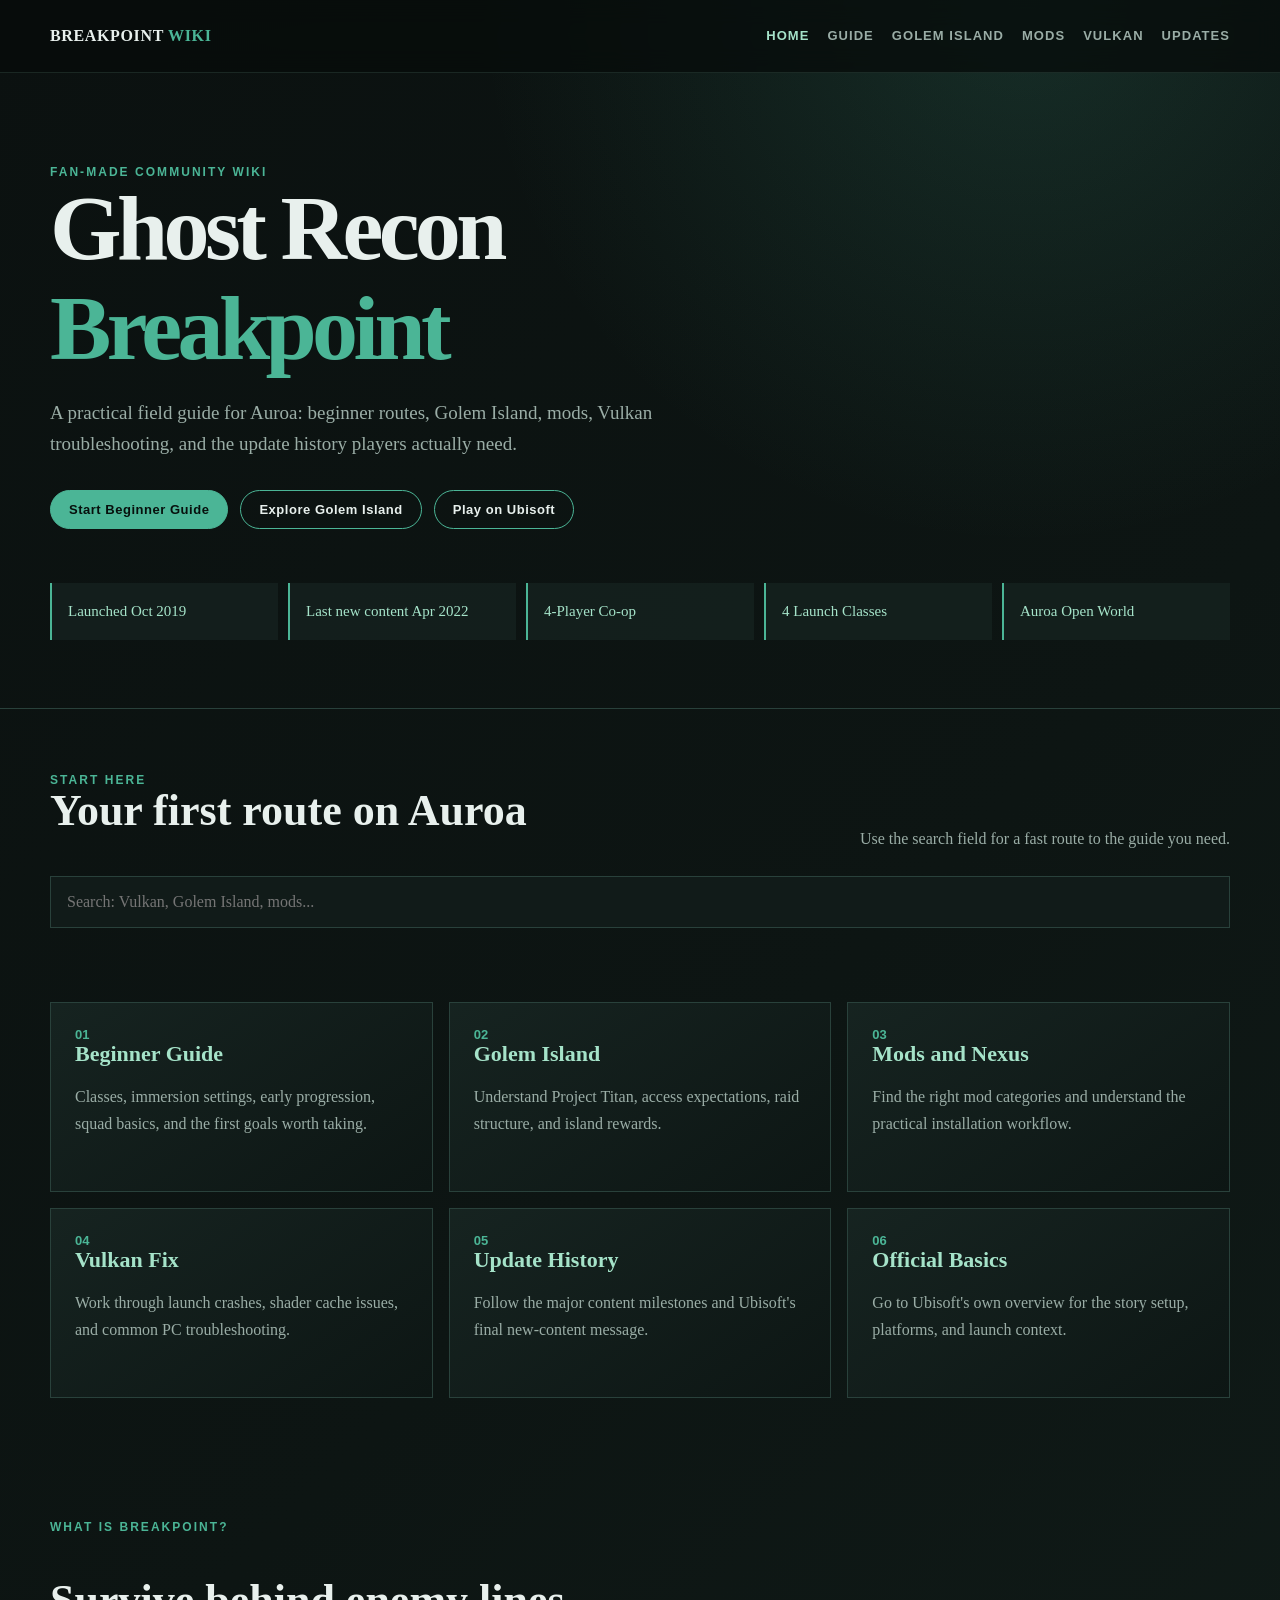
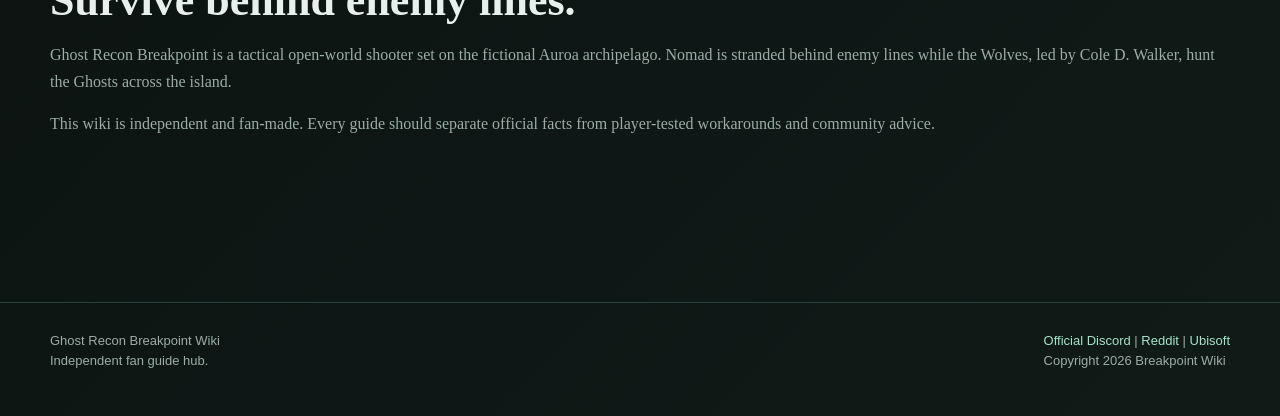
<file: index.html>
<!doctype html>
<html lang="en">
<head>
  <meta charset="utf-8">
  <meta name="viewport" content="width=device-width, initial-scale=1">
  <title>Ghost Recon Breakpoint Wiki - Guide, Mods, Vulkan</title>
  <meta name="description" content="Ghost Recon Breakpoint Wiki with beginner guides, Golem Island help, mod setup, Vulkan fixes, update history, and key lore for Ubisoft's tactical shooter.">
  <link rel="stylesheet" href="styles.css">
</head>
<body>
  <header class="topbar">
    <div class="shell nav">
      <a class="brand" href="index.html">BREAKPOINT <span>WIKI</span></a>
      <nav class="links">
        <a class="active" href="index.html">Home</a>
        <a href="guide.html">Guide</a>
        <a href="golem-island.html">Golem Island</a>
        <a href="mods.html">Mods</a>
        <a href="vulkan-fix.html">Vulkan</a>
        <a href="update-history.html">Updates</a>
      </nav>
    </div>
  </header>

  <section class="hero">
    <div class="shell">
      <div class="eyebrow">Fan-made community wiki</div>
      <h1>Ghost Recon<br><span style="color:var(--accent)">Breakpoint</span></h1>
      <p class="lede">A practical field guide for Auroa: beginner routes, Golem Island, mods, Vulkan troubleshooting, and the update history players actually need.</p>
      <div class="actions">
        <a class="button primary" href="guide.html">Start Beginner Guide</a>
        <a class="button" href="golem-island.html">Explore Golem Island</a>
        <a class="button" href="https://store.ubisoft.com/us/ghost-recon-breakpoint?lang=en_US">Play on Ubisoft</a>
      </div>
      <div class="stats">
        <div class="stat">Launched Oct 2019</div>
        <div class="stat">Last new content Apr 2022</div>
        <div class="stat">4-Player Co-op</div>
        <div class="stat">4 Launch Classes</div>
        <div class="stat">Auroa Open World</div>
      </div>
    </div>
  </section>

  <main class="shell">
    <section class="section">
      <div class="section-head">
        <div>
          <div class="eyebrow">Start here</div>
          <h2>Your first route on Auroa</h2>
        </div>
        <p>Use the search field for a fast route to the guide you need.</p>
      </div>
      <input data-search aria-label="Search guides" placeholder="Search: Vulkan, Golem Island, mods..." style="width:100%;padding:16px;background:var(--panel);border:1px solid var(--line);color:var(--text);font:16px Georgia,serif">
    </section>

    <section class="section">
      <div class="grid">
        <a class="card" href="guide.html">
          <div class="number">01</div>
          <h3>Beginner Guide</h3>
          <p>Classes, immersion settings, early progression, squad basics, and the first goals worth taking.</p>
        </a>
        <a class="card" href="golem-island.html">
          <div class="number">02</div>
          <h3>Golem Island</h3>
          <p>Understand Project Titan, access expectations, raid structure, and island rewards.</p>
        </a>
        <a class="card" href="mods.html">
          <div class="number">03</div>
          <h3>Mods and Nexus</h3>
          <p>Find the right mod categories and understand the practical installation workflow.</p>
        </a>
        <a class="card" href="vulkan-fix.html">
          <div class="number">04</div>
          <h3>Vulkan Fix</h3>
          <p>Work through launch crashes, shader cache issues, and common PC troubleshooting.</p>
        </a>
        <a class="card" href="update-history.html">
          <div class="number">05</div>
          <h3>Update History</h3>
          <p>Follow the major content milestones and Ubisoft's final new-content message.</p>
        </a>
        <a class="card" href="https://news.ubisoft.com/en-us/article/1HVd5zN9AWoYdJyQ11ddvV/ghost-recon-breakpoint-is-out-now">
          <div class="number">06</div>
          <h3>Official Basics</h3>
          <p>Go to Ubisoft's own overview for the story setup, platforms, and launch context.</p>
        </a>
      </div>
    </section>

    <section class="section content">
      <div class="eyebrow">What is Breakpoint?</div>
      <h2>Survive behind enemy lines.</h2>
      <p>Ghost Recon Breakpoint is a tactical open-world shooter set on the fictional Auroa archipelago. Nomad is stranded behind enemy lines while the Wolves, led by Cole D. Walker, hunt the Ghosts across the island.</p>
      <p>This wiki is independent and fan-made. Every guide should separate official facts from player-tested workarounds and community advice.</p>
    </section>
  </main>

  <footer>
    <div class="shell footer-row">
      <div>Ghost Recon Breakpoint Wiki<br>Independent fan guide hub.</div>
      <div>
        <a href="https://discord.com/servers/ghost-recon-155401990908805120">Official Discord</a> |
        <a href="https://www.reddit.com/r/BreakPoint/">Reddit</a> |
        <a href="https://www.ubisoft.com/en-us/company/about-us/our-brands/tom-clancy-s-ghost-recon">Ubisoft</a><br>
        Copyright <span data-year></span> Breakpoint Wiki
      </div>
    </div>
  </footer>

  <script src="script.js"></script>
</body>
</html>
</file>
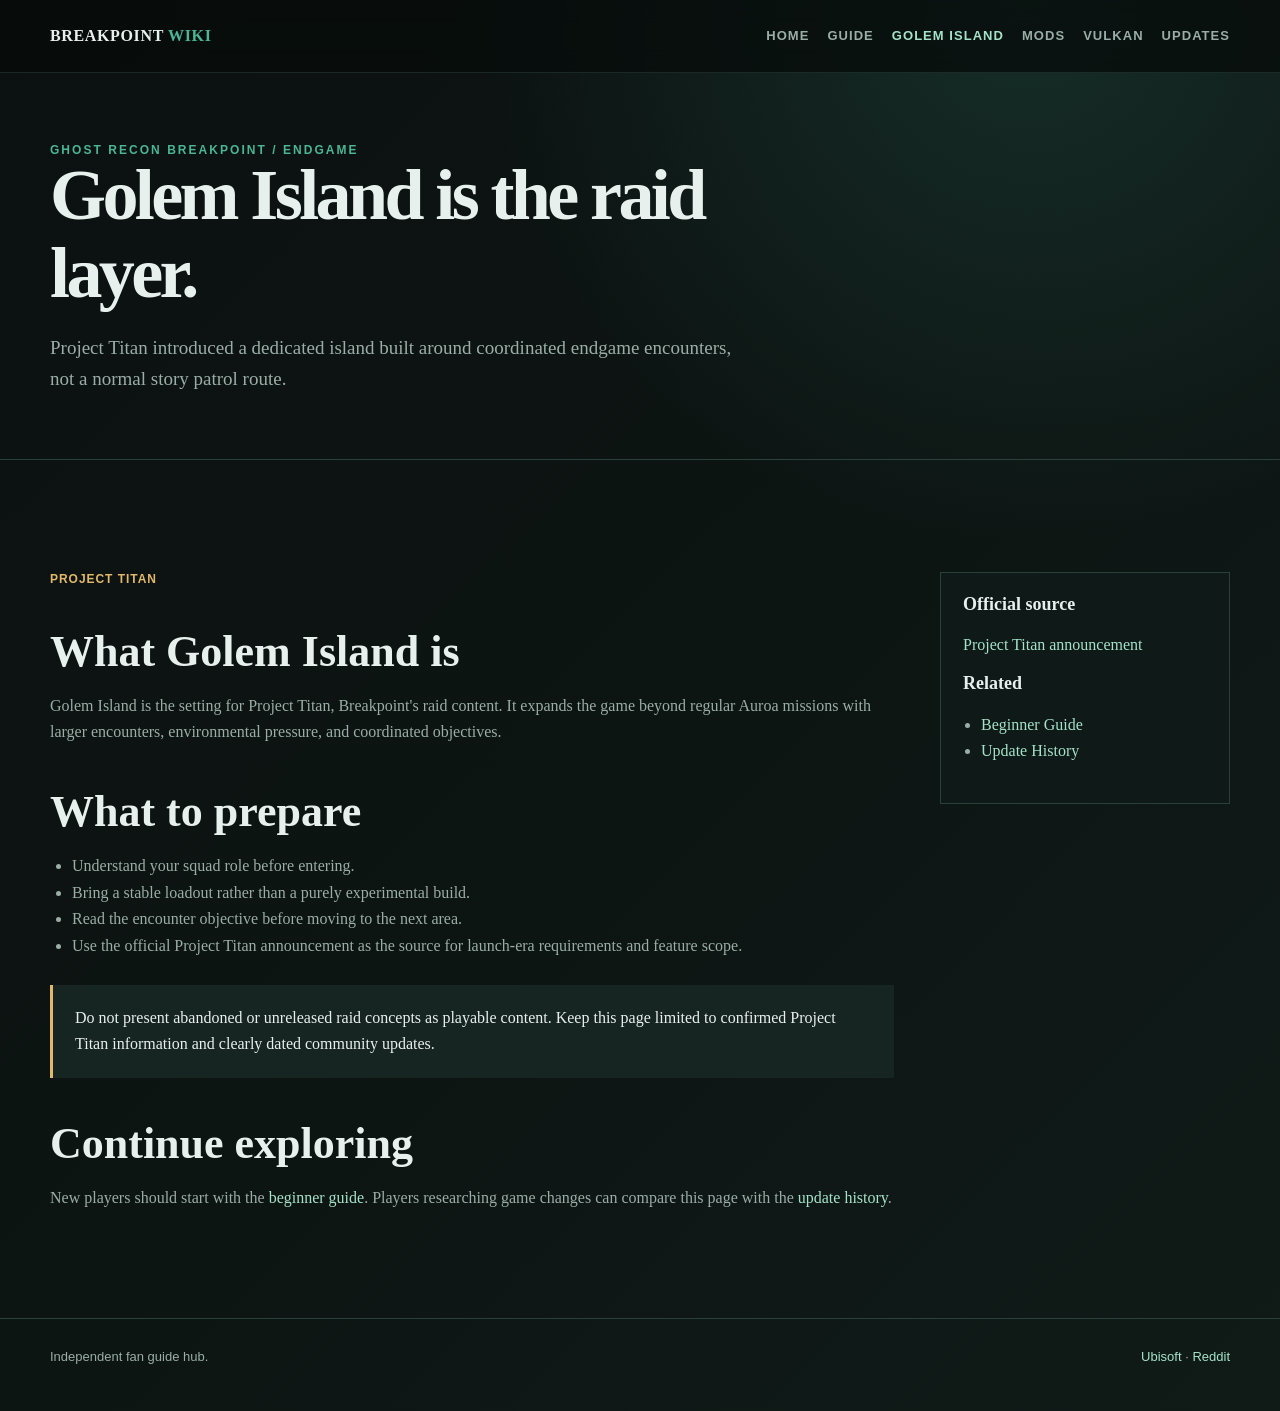
<file: golem-island.html>
<!doctype html>
<html lang="en"><head><meta charset="utf-8"><meta name="viewport" content="width=device-width, initial-scale=1"><title>Ghost Recon Breakpoint Golem Island Guide - Raid Access and Rewards</title><meta name="description" content="Learn what Golem Island is in Ghost Recon Breakpoint, how Project Titan access works, and what players can expect from the raid island."><script async src="https://www.googletagmanager.com/gtag/js?id=G-9917E4WCFY"></script><script>window.dataLayer=window.dataLayer||[];function gtag(){dataLayer.push(arguments);}gtag('js',new Date());gtag('config','G-9917E4WCFY');</script><link rel="stylesheet" href="styles.css"></head>
<body><header class="topbar"><div class="shell nav"><a class="brand" href="index.html">BREAKPOINT <span>WIKI</span></a><nav class="links"><a href="index.html">Home</a><a href="guide.html">Guide</a><a class="active" href="golem-island.html">Golem Island</a><a href="mods.html">Mods</a><a href="vulkan-fix.html">Vulkan</a><a href="update-history.html">Updates</a></nav></div></header>
<section class="page-hero"><div class="shell"><div class="eyebrow">Ghost Recon Breakpoint / Endgame</div><h1>Golem Island is the raid layer.</h1><p class="lede">Project Titan introduced a dedicated island built around coordinated endgame encounters, not a normal story patrol route.</p></div></section>
<main class="shell layout"><article class="content"><div class="kicker">Project Titan</div><h2>What Golem Island is</h2><p>Golem Island is the setting for Project Titan, Breakpoint's raid content. It expands the game beyond regular Auroa missions with larger encounters, environmental pressure, and coordinated objectives.</p><h2>What to prepare</h2><ul><li>Understand your squad role before entering.</li><li>Bring a stable loadout rather than a purely experimental build.</li><li>Read the encounter objective before moving to the next area.</li><li>Use the official Project Titan announcement as the source for launch-era requirements and feature scope.</li></ul><div class="callout warning">Do not present abandoned or unreleased raid concepts as playable content. Keep this page limited to confirmed Project Titan information and clearly dated community updates.</div><h2>Continue exploring</h2><p>New players should start with the <a href="guide.html">beginner guide</a>. Players researching game changes can compare this page with the <a href="update-history.html">update history</a>.</p></article><aside class="sidebar"><div class="sidebox"><h3>Official source</h3><p><a href="https://news.ubisoft.com/en-us/article/wU0DmZiwI1HwICzMFiJy0/ghost-recon-breakpoint-project-titan-raid-playable-today">Project Titan announcement</a></p><h3>Related</h3><ul><li><a href="guide.html">Beginner Guide</a></li><li><a href="update-history.html">Update History</a></li></ul></div></aside></main>
<footer><div class="shell footer-row"><div>Independent fan guide hub.</div><div><a href="https://www.ubisoft.com/en-us/company/about-us/our-brands/tom-clancy-s-ghost-recon">Ubisoft</a> · <a href="https://www.reddit.com/r/BreakPoint/">Reddit</a></div></div></footer></body></html>
</file>
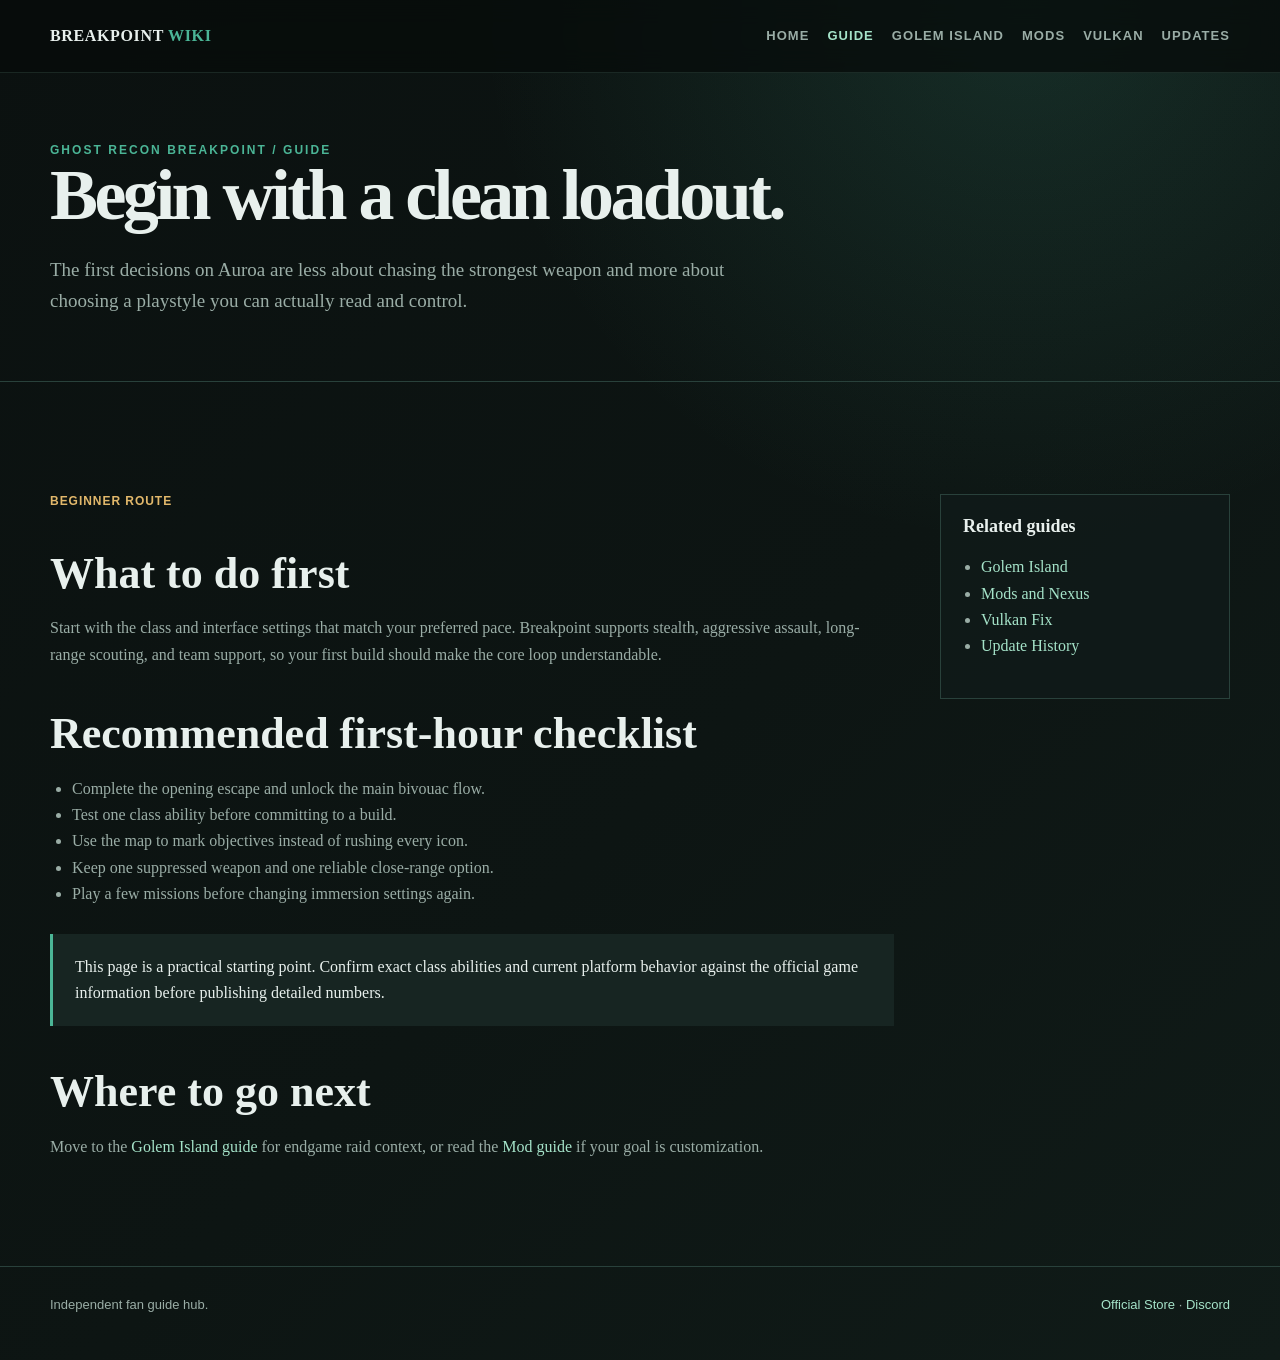
<file: guide.html>
<!doctype html>
<html lang="en"><head><meta charset="utf-8"><meta name="viewport" content="width=device-width, initial-scale=1"><title>Ghost Recon Breakpoint Beginner Guide - Classes and First Goals</title><meta name="description" content="Start Ghost Recon Breakpoint with a practical beginner guide covering classes, immersion settings, early progression, squad basics, and first goals on Auroa."><script async src="https://www.googletagmanager.com/gtag/js?id=G-9917E4WCFY"></script><script>window.dataLayer=window.dataLayer||[];function gtag(){dataLayer.push(arguments);}gtag('js',new Date());gtag('config','G-9917E4WCFY');</script><link rel="stylesheet" href="styles.css"></head>
<body><header class="topbar"><div class="shell nav"><a class="brand" href="index.html">BREAKPOINT <span>WIKI</span></a><nav class="links"><a href="index.html">Home</a><a class="active" href="guide.html">Guide</a><a href="golem-island.html">Golem Island</a><a href="mods.html">Mods</a><a href="vulkan-fix.html">Vulkan</a><a href="update-history.html">Updates</a></nav></div></header>
<section class="page-hero"><div class="shell"><div class="eyebrow">Ghost Recon Breakpoint / Guide</div><h1>Begin with a clean loadout.</h1><p class="lede">The first decisions on Auroa are less about chasing the strongest weapon and more about choosing a playstyle you can actually read and control.</p></div></section>
<main class="shell layout"><article class="content"><div class="kicker">Beginner route</div><h2>What to do first</h2><p>Start with the class and interface settings that match your preferred pace. Breakpoint supports stealth, aggressive assault, long-range scouting, and team support, so your first build should make the core loop understandable.</p><h2>Recommended first-hour checklist</h2><ul><li>Complete the opening escape and unlock the main bivouac flow.</li><li>Test one class ability before committing to a build.</li><li>Use the map to mark objectives instead of rushing every icon.</li><li>Keep one suppressed weapon and one reliable close-range option.</li><li>Play a few missions before changing immersion settings again.</li></ul><div class="callout">This page is a practical starting point. Confirm exact class abilities and current platform behavior against the official game information before publishing detailed numbers.</div><h2>Where to go next</h2><p>Move to the <a href="golem-island.html">Golem Island guide</a> for endgame raid context, or read the <a href="mods.html">Mod guide</a> if your goal is customization.</p></article><aside class="sidebar"><div class="sidebox"><h3>Related guides</h3><ul><li><a href="golem-island.html">Golem Island</a></li><li><a href="mods.html">Mods and Nexus</a></li><li><a href="vulkan-fix.html">Vulkan Fix</a></li><li><a href="update-history.html">Update History</a></li></ul></div></aside></main>
<footer><div class="shell footer-row"><div>Independent fan guide hub.</div><div><a href="https://store.ubisoft.com/us/ghost-recon-breakpoint?lang=en_US">Official Store</a> · <a href="https://discord.com/servers/ghost-recon-155401990908805120">Discord</a></div></div></footer></body></html>
</file>
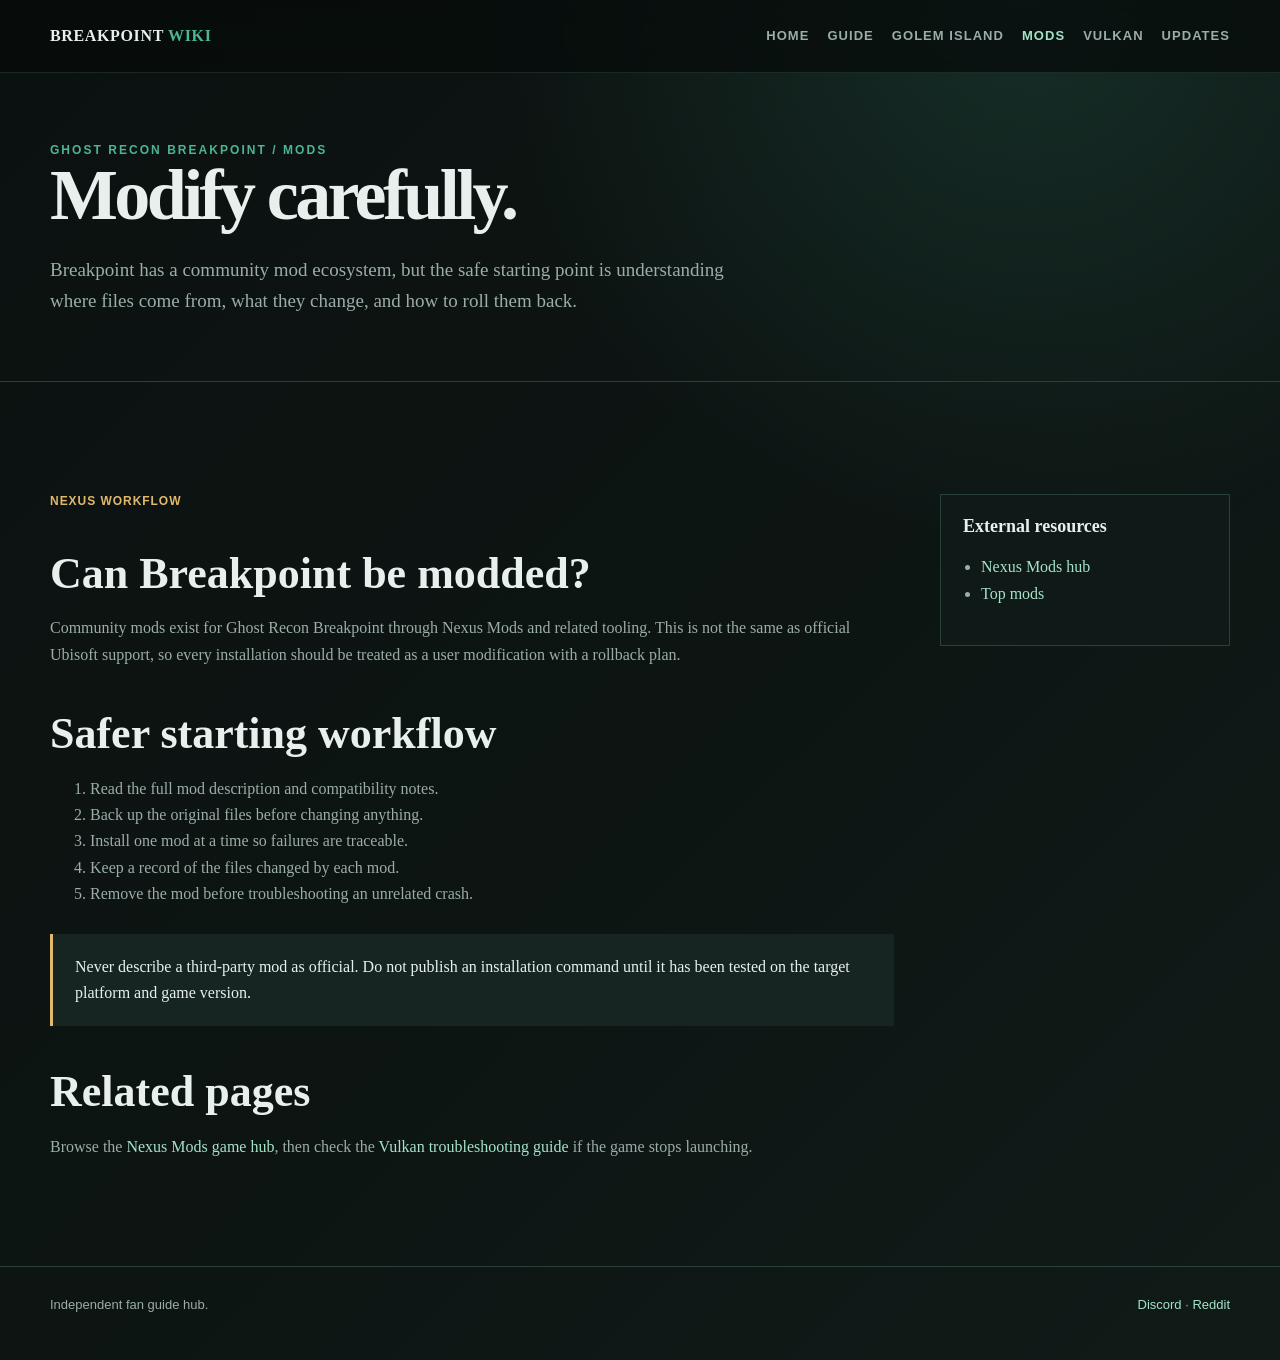
<file: mods.html>
<!doctype html>
<html lang="en"><head><meta charset="utf-8"><meta name="viewport" content="width=device-width, initial-scale=1"><title>Ghost Recon Breakpoint Mod Guide - Nexus Setup and Safety</title><meta name="description" content="Use this Ghost Recon Breakpoint mod guide to understand Nexus categories, common install workflows, and basic safety rules before modding the game."><script async src="https://www.googletagmanager.com/gtag/js?id=G-9917E4WCFY"></script><script>window.dataLayer=window.dataLayer||[];function gtag(){dataLayer.push(arguments);}gtag('js',new Date());gtag('config','G-9917E4WCFY');</script><link rel="stylesheet" href="styles.css"></head>
<body><header class="topbar"><div class="shell nav"><a class="brand" href="index.html">BREAKPOINT <span>WIKI</span></a><nav class="links"><a href="index.html">Home</a><a href="guide.html">Guide</a><a href="golem-island.html">Golem Island</a><a class="active" href="mods.html">Mods</a><a href="vulkan-fix.html">Vulkan</a><a href="update-history.html">Updates</a></nav></div></header>
<section class="page-hero"><div class="shell"><div class="eyebrow">Ghost Recon Breakpoint / Mods</div><h1>Modify carefully.</h1><p class="lede">Breakpoint has a community mod ecosystem, but the safe starting point is understanding where files come from, what they change, and how to roll them back.</p></div></section>
<main class="shell layout"><article class="content"><div class="kicker">Nexus workflow</div><h2>Can Breakpoint be modded?</h2><p>Community mods exist for Ghost Recon Breakpoint through Nexus Mods and related tooling. This is not the same as official Ubisoft support, so every installation should be treated as a user modification with a rollback plan.</p><h2>Safer starting workflow</h2><ol><li>Read the full mod description and compatibility notes.</li><li>Back up the original files before changing anything.</li><li>Install one mod at a time so failures are traceable.</li><li>Keep a record of the files changed by each mod.</li><li>Remove the mod before troubleshooting an unrelated crash.</li></ol><div class="callout warning">Never describe a third-party mod as official. Do not publish an installation command until it has been tested on the target platform and game version.</div><h2>Related pages</h2><p>Browse the <a href="https://www.nexusmods.com/games/ghostreconbreakpoint">Nexus Mods game hub</a>, then check the <a href="vulkan-fix.html">Vulkan troubleshooting guide</a> if the game stops launching.</p></article><aside class="sidebar"><div class="sidebox"><h3>External resources</h3><ul><li><a href="https://www.nexusmods.com/games/ghostreconbreakpoint">Nexus Mods hub</a></li><li><a href="https://www.nexusmods.com/ghostreconbreakpoint/mods/top?offset=0">Top mods</a></li></ul></div></aside></main>
<footer><div class="shell footer-row"><div>Independent fan guide hub.</div><div><a href="https://discord.com/servers/ghost-recon-155401990908805120">Discord</a> · <a href="https://www.reddit.com/r/BreakPoint/">Reddit</a></div></div></footer></body></html>
</file>
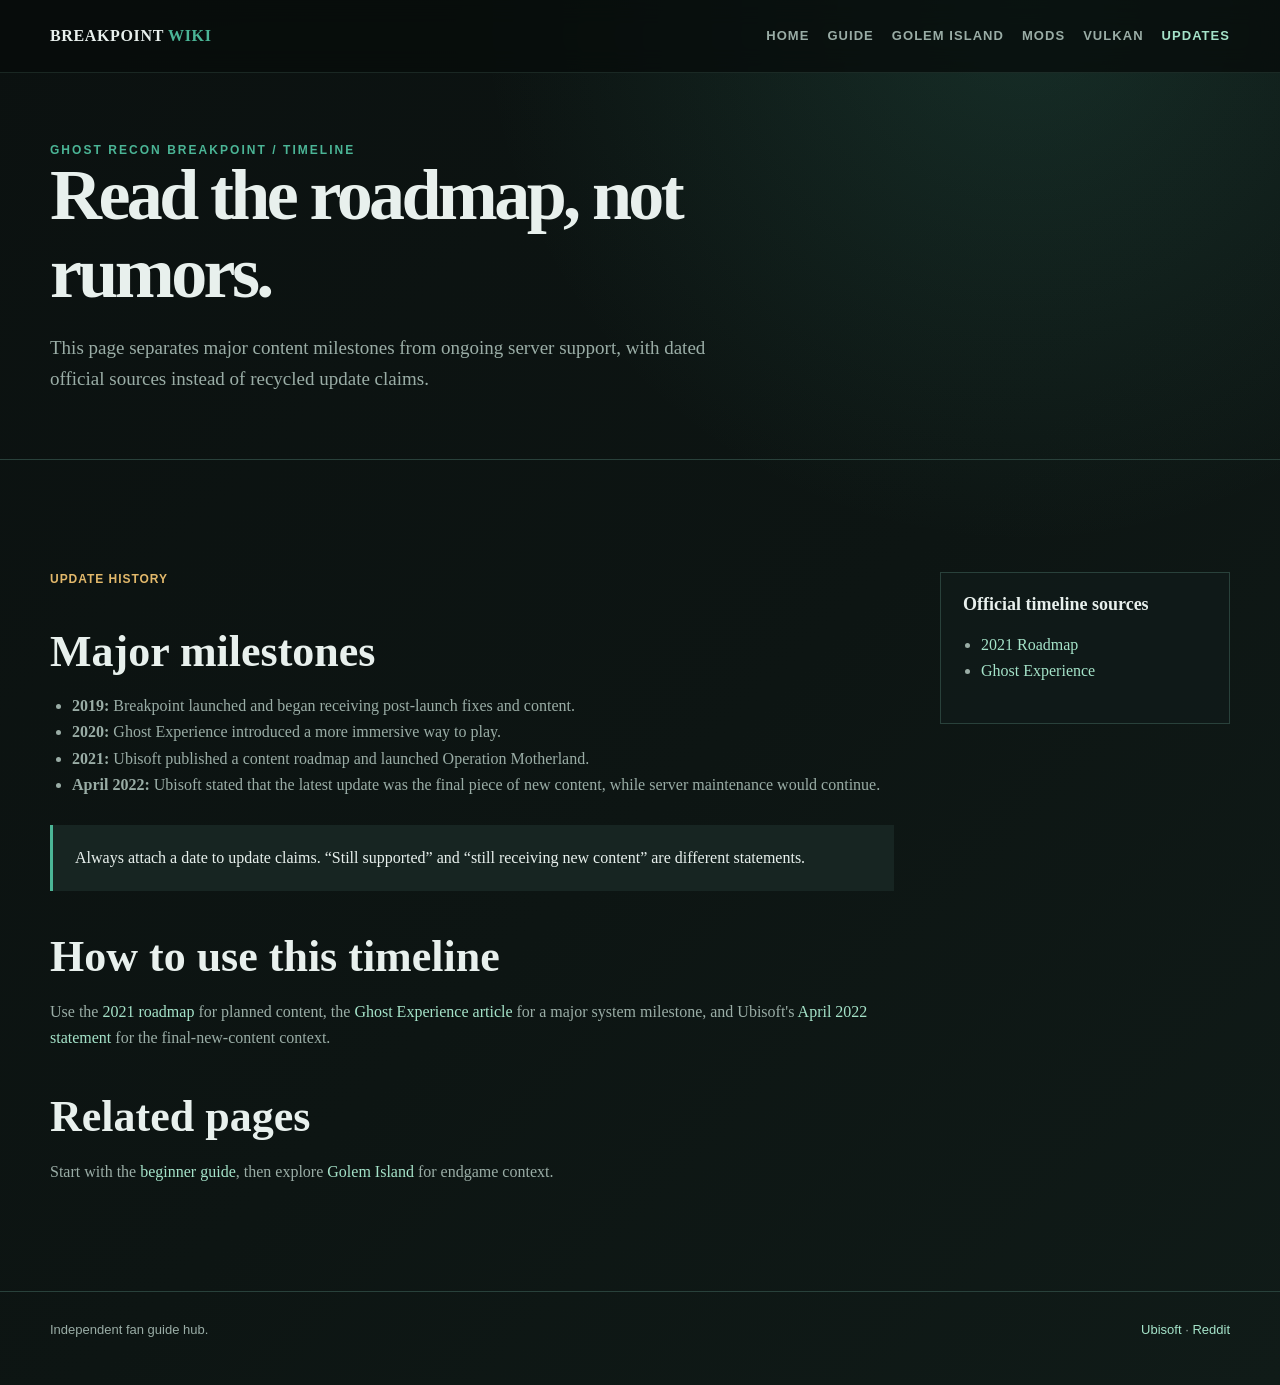
<file: update-history.html>
<!doctype html>
<html lang="en"><head><meta charset="utf-8"><meta name="viewport" content="width=device-width, initial-scale=1"><title>Ghost Recon Breakpoint Update History - Major Patches and Final Content</title><meta name="description" content="Track Ghost Recon Breakpoint update history with major patches, the 2021 roadmap, Ghost Experience milestones, and Ubisoft's final new-content message."><script async src="https://www.googletagmanager.com/gtag/js?id=G-9917E4WCFY"></script><script>window.dataLayer=window.dataLayer||[];function gtag(){dataLayer.push(arguments);}gtag('js',new Date());gtag('config','G-9917E4WCFY');</script><link rel="stylesheet" href="styles.css"></head>
<body><header class="topbar"><div class="shell nav"><a class="brand" href="index.html">BREAKPOINT <span>WIKI</span></a><nav class="links"><a href="index.html">Home</a><a href="guide.html">Guide</a><a href="golem-island.html">Golem Island</a><a href="mods.html">Mods</a><a href="vulkan-fix.html">Vulkan</a><a class="active" href="update-history.html">Updates</a></nav></div></header>
<section class="page-hero"><div class="shell"><div class="eyebrow">Ghost Recon Breakpoint / Timeline</div><h1>Read the roadmap, not rumors.</h1><p class="lede">This page separates major content milestones from ongoing server support, with dated official sources instead of recycled update claims.</p></div></section>
<main class="shell layout"><article class="content"><div class="kicker">Update history</div><h2>Major milestones</h2><ul><li><strong>2019:</strong> Breakpoint launched and began receiving post-launch fixes and content.</li><li><strong>2020:</strong> Ghost Experience introduced a more immersive way to play.</li><li><strong>2021:</strong> Ubisoft published a content roadmap and launched Operation Motherland.</li><li><strong>April 2022:</strong> Ubisoft stated that the latest update was the final piece of new content, while server maintenance would continue.</li></ul><div class="callout">Always attach a date to update claims. “Still supported” and “still receiving new content” are different statements.</div><h2>How to use this timeline</h2><p>Use the <a href="https://news.ubisoft.com/en-ca/article/dFqJQuaVeYo2XyoILb0D9/tom-clancys-ghost-recon-breakpoint-2021-content-roadmap">2021 roadmap</a> for planned content, the <a href="https://news.ubisoft.com/en-us/article/7C8HVvopbmChkAXpkXK1eX/major-ghost-recon-breakpoint-update-introduces-ghost-experience">Ghost Experience article</a> for a major system milestone, and Ubisoft's <a href="https://news.ubisoft.com/en-us/article/7JdDk7ScPoaadADxz93z3q/this-week-at-ubisoft-rainbow-six-mobile-announced-women-of-ubisoft-returns">April 2022 statement</a> for the final-new-content context.</p><h2>Related pages</h2><p>Start with the <a href="guide.html">beginner guide</a>, then explore <a href="golem-island.html">Golem Island</a> for endgame context.</p></article><aside class="sidebar"><div class="sidebox"><h3>Official timeline sources</h3><ul><li><a href="https://news.ubisoft.com/en-ca/article/dFqJQuaVeYo2XyoILb0D9/tom-clancys-ghost-recon-breakpoint-2021-content-roadmap">2021 Roadmap</a></li><li><a href="https://news.ubisoft.com/en-us/article/7C8HVvopbmChkAXpkXK1eX/major-ghost-recon-breakpoint-update-introduces-ghost-experience">Ghost Experience</a></li></ul></div></aside></main>
<footer><div class="shell footer-row"><div>Independent fan guide hub.</div><div><a href="https://www.ubisoft.com/en-us/company/about-us/our-brands/tom-clancy-s-ghost-recon">Ubisoft</a> · <a href="https://www.reddit.com/r/BreakPoint/">Reddit</a></div></div></footer></body></html>
</file>
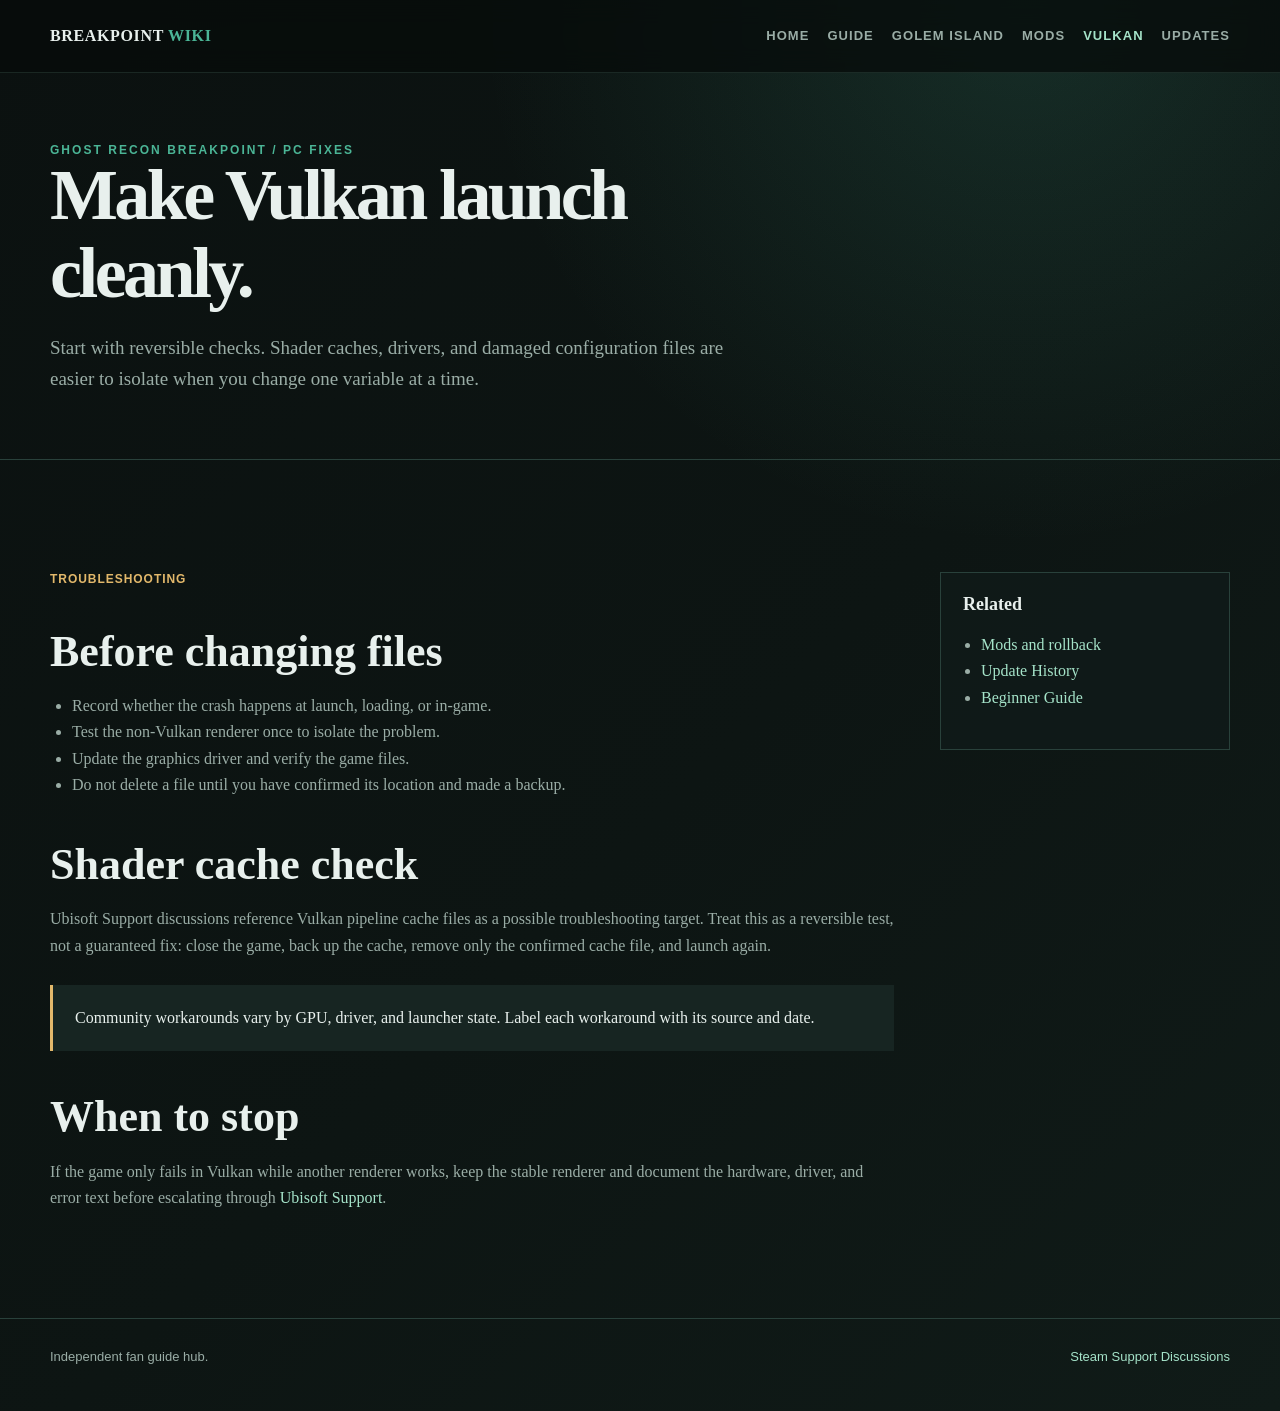
<file: vulkan-fix.html>
<!doctype html>
<html lang="en"><head><meta charset="utf-8"><meta name="viewport" content="width=device-width, initial-scale=1"><title>Ghost Recon Breakpoint Vulkan Fix - Crash and Launch Troubleshooting</title><meta name="description" content="Troubleshoot Ghost Recon Breakpoint Vulkan crashes with practical checks for shader cache problems, launch failures, and common PC issues."><script async src="https://www.googletagmanager.com/gtag/js?id=G-9917E4WCFY"></script><script>window.dataLayer=window.dataLayer||[];function gtag(){dataLayer.push(arguments);}gtag('js',new Date());gtag('config','G-9917E4WCFY');</script><link rel="stylesheet" href="styles.css"></head>
<body><header class="topbar"><div class="shell nav"><a class="brand" href="index.html">BREAKPOINT <span>WIKI</span></a><nav class="links"><a href="index.html">Home</a><a href="guide.html">Guide</a><a href="golem-island.html">Golem Island</a><a href="mods.html">Mods</a><a class="active" href="vulkan-fix.html">Vulkan</a><a href="update-history.html">Updates</a></nav></div></header>
<section class="page-hero"><div class="shell"><div class="eyebrow">Ghost Recon Breakpoint / PC Fixes</div><h1>Make Vulkan launch cleanly.</h1><p class="lede">Start with reversible checks. Shader caches, drivers, and damaged configuration files are easier to isolate when you change one variable at a time.</p></div></section>
<main class="shell layout"><article class="content"><div class="kicker">Troubleshooting</div><h2>Before changing files</h2><ul><li>Record whether the crash happens at launch, loading, or in-game.</li><li>Test the non-Vulkan renderer once to isolate the problem.</li><li>Update the graphics driver and verify the game files.</li><li>Do not delete a file until you have confirmed its location and made a backup.</li></ul><h2>Shader cache check</h2><p>Ubisoft Support discussions reference Vulkan pipeline cache files as a possible troubleshooting target. Treat this as a reversible test, not a guaranteed fix: close the game, back up the cache, remove only the confirmed cache file, and launch again.</p><div class="callout warning">Community workarounds vary by GPU, driver, and launcher state. Label each workaround with its source and date.</div><h2>When to stop</h2><p>If the game only fails in Vulkan while another renderer works, keep the stable renderer and document the hardware, driver, and error text before escalating through <a href="https://www.ubisoft.com/en-us/help">Ubisoft Support</a>.</p></article><aside class="sidebar"><div class="sidebox"><h3>Related</h3><ul><li><a href="mods.html">Mods and rollback</a></li><li><a href="update-history.html">Update History</a></li><li><a href="guide.html">Beginner Guide</a></li></ul></div></aside></main>
<footer><div class="shell footer-row"><div>Independent fan guide hub.</div><div><a href="https://steamcommunity.com/app/2231380/discussions/1/">Steam Support Discussions</a></div></div></footer></body></html>
</file>
<file: styles.css>
:root {
  --bg: #0b1110;
  --panel: #111b19;
  --panel-2: #172522;
  --line: #29413b;
  --text: #e8f0ed;
  --muted: #9aada6;
  --accent: #4bb596;
  --accent-2: #a5e3c9;
  --warning: #e2b86b;
  --max: 1180px;
}

* { box-sizing: border-box; }
html { scroll-behavior: smooth; }
body {
  margin: 0;
  background:
    radial-gradient(circle at 80% 0%, rgba(75, 181, 150, .16), transparent 34rem),
    linear-gradient(135deg, #0b1110 0%, #0d1513 55%, #101b18 100%);
  color: var(--text);
  font-family: Georgia, "Times New Roman", serif;
  line-height: 1.65;
}

a { color: var(--accent-2); text-decoration: none; }
a:hover { color: #d8fff0; }
.shell { width: min(calc(100% - 40px), var(--max)); margin: 0 auto; }

.topbar {
  border-bottom: 1px solid rgba(165, 227, 201, .12);
  background: rgba(7, 12, 11, .78);
  backdrop-filter: blur(12px);
  position: sticky;
  top: 0;
  z-index: 5;
}
.nav { min-height: 72px; display: flex; align-items: center; gap: 28px; }
.brand { font-weight: 700; letter-spacing: .04em; color: var(--text); }
.brand span { color: var(--accent); }
.links { display: flex; flex-wrap: wrap; gap: 18px; margin-left: auto; font: 600 13px/1.2 Arial, sans-serif; text-transform: uppercase; letter-spacing: .08em; }
.links a { color: var(--muted); }
.links a:hover, .links .active { color: var(--accent-2); }

.hero { padding: 92px 0 68px; border-bottom: 1px solid var(--line); }
.eyebrow { color: var(--accent); font: 700 12px/1.2 Arial, sans-serif; letter-spacing: .17em; text-transform: uppercase; }
h1, h2, h3 { line-height: 1.08; margin: 0 0 18px; }
h1 { max-width: 760px; font-size: clamp(46px, 8vw, 92px); letter-spacing: -.05em; }
h2 { font-size: clamp(28px, 4vw, 44px); }
h3 { font-size: 22px; }
.lede { max-width: 700px; color: var(--muted); font-size: 19px; }
.actions { display: flex; flex-wrap: wrap; gap: 12px; margin-top: 30px; }
.button { display: inline-flex; padding: 12px 18px; border: 1px solid var(--accent); border-radius: 999px; color: var(--text); font: 700 13px/1 Arial, sans-serif; letter-spacing: .04em; }
.button.primary { background: var(--accent); color: #07100d; }
.button:hover { transform: translateY(-2px); }

.stats { display: grid; grid-template-columns: repeat(5, 1fr); gap: 10px; margin-top: 54px; }
.stat { padding: 16px; border-left: 2px solid var(--accent); background: rgba(23, 37, 34, .66); color: var(--accent-2); font-size: 15px; }

main { padding: 64px 0 90px; }
.section { margin-bottom: 74px; }
.section-head { display: flex; justify-content: space-between; align-items: end; gap: 20px; margin-bottom: 24px; }
.section-head p { max-width: 560px; margin: 0; color: var(--muted); }
.grid { display: grid; grid-template-columns: repeat(3, 1fr); gap: 16px; }
.card { min-height: 190px; padding: 24px; border: 1px solid var(--line); background: linear-gradient(145deg, rgba(23,37,34,.9), rgba(13,22,20,.92)); }
.card:hover { border-color: var(--accent); }
.card .number { color: var(--accent); font: 700 13px Arial, sans-serif; }
.card p, .content p, .content li { color: var(--muted); }
.card p { margin-bottom: 0; }
.kicker { color: var(--warning); font: 700 12px Arial, sans-serif; letter-spacing: .08em; text-transform: uppercase; }

.page-hero { padding: 70px 0 45px; border-bottom: 1px solid var(--line); }
.page-hero h1 { font-size: clamp(42px, 7vw, 72px); }
.layout { display: grid; grid-template-columns: minmax(0, 1fr) 290px; gap: 46px; }
.content { padding-top: 48px; }
.content h2 { margin-top: 42px; }
.content ul { padding-left: 22px; }
.callout { margin: 26px 0; padding: 20px 22px; border-left: 3px solid var(--accent); background: var(--panel-2); }
.callout.warning { border-color: var(--warning); }
.sidebar { padding-top: 48px; }
.sidebox { position: sticky; top: 100px; padding: 22px; border: 1px solid var(--line); background: rgba(17, 27, 25, .8); }
.sidebox h3 { font-size: 18px; }
.sidebox ul { padding-left: 18px; color: var(--muted); }

footer { padding: 28px 0 44px; border-top: 1px solid var(--line); color: var(--muted); font: 13px/1.6 Arial, sans-serif; }
.footer-row { display: flex; justify-content: space-between; gap: 20px; }

@media (max-width: 800px) {
  .nav { align-items: flex-start; flex-direction: column; padding: 18px 0; gap: 15px; }
  .links { margin-left: 0; gap: 12px; }
  .hero { padding-top: 60px; }
  .stats, .grid { grid-template-columns: 1fr 1fr; }
  .layout { grid-template-columns: 1fr; }
  .sidebar { padding-top: 0; }
  .sidebox { position: static; }
}
@media (max-width: 520px) {
  .shell { width: min(calc(100% - 28px), var(--max)); }
  .stats, .grid { grid-template-columns: 1fr; }
  .footer-row { flex-direction: column; }
}
</file>
